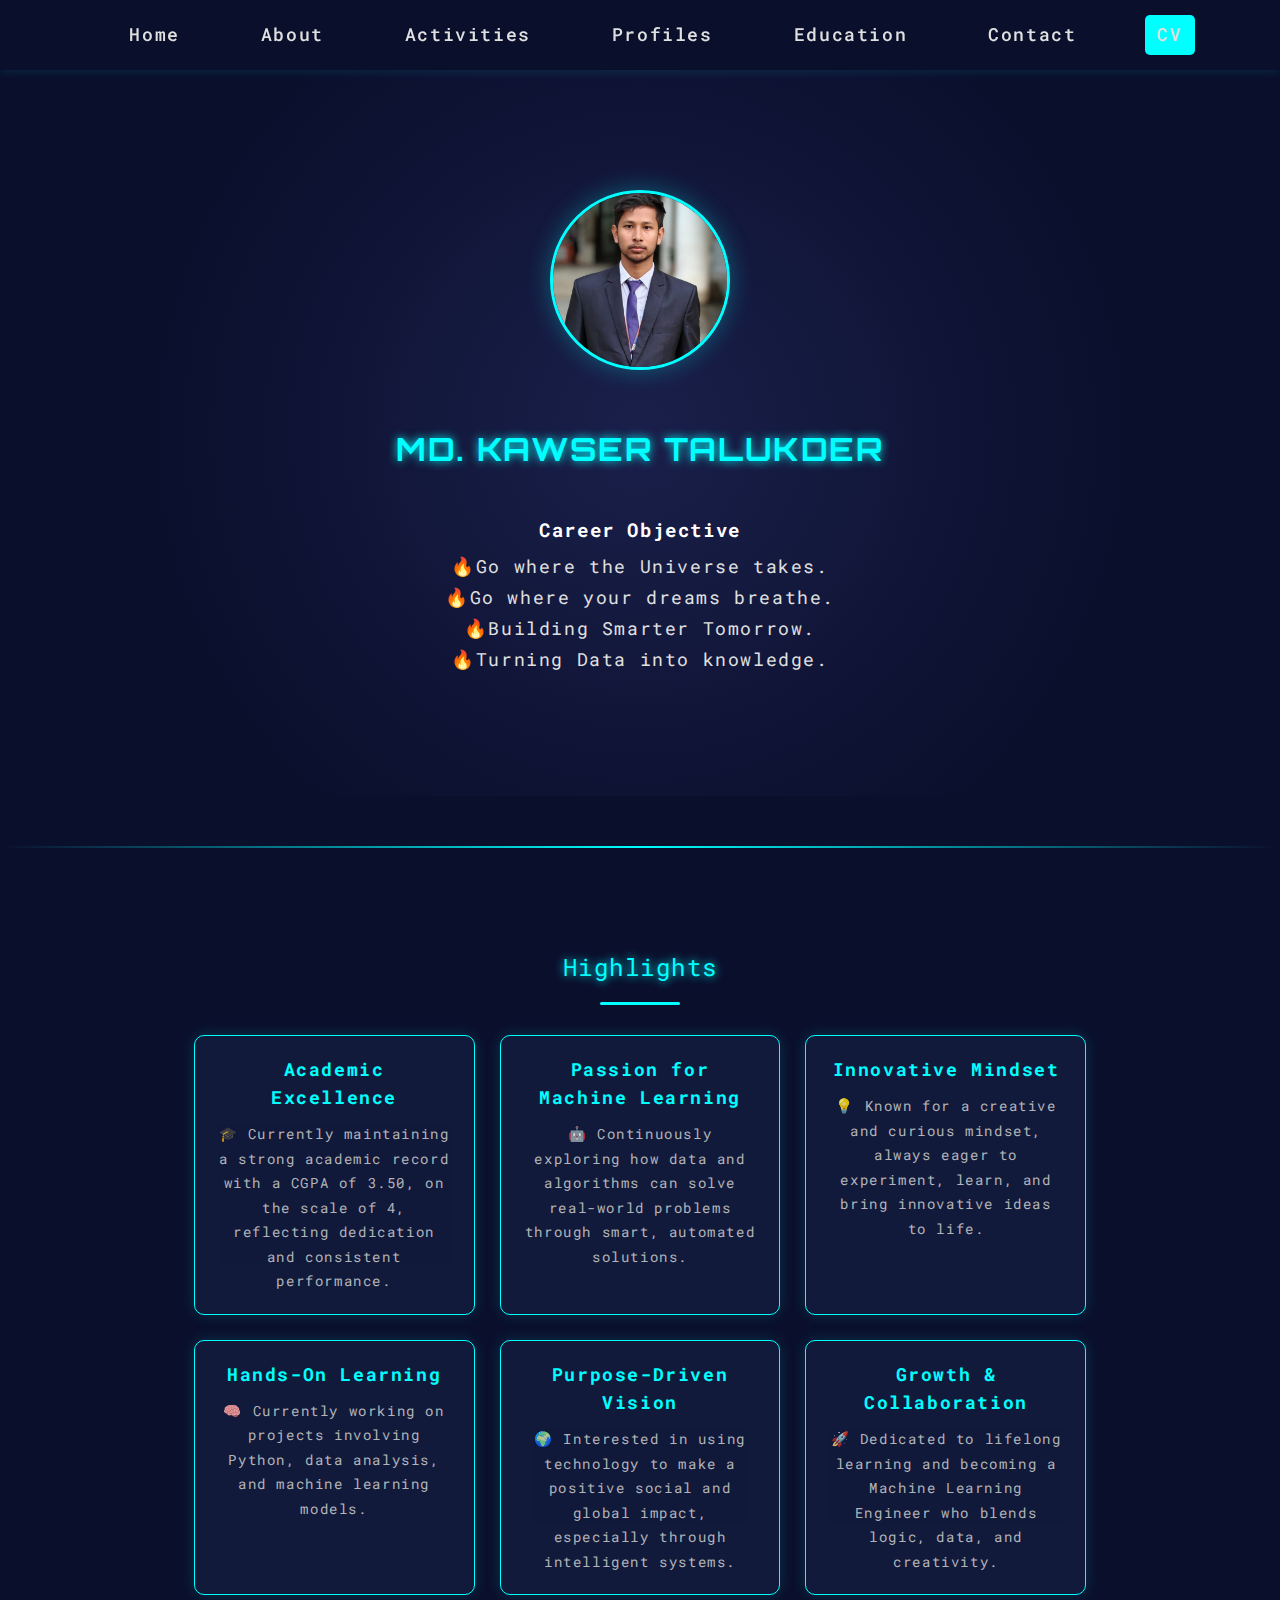
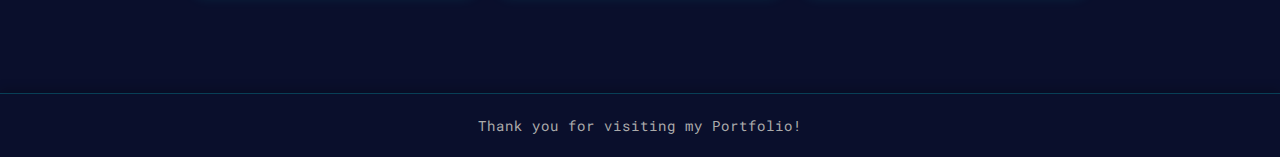
<file: index.html>
<!DOCTYPE html>
<html lang="en">
<head>
    <meta charset="UTF-8">
    <meta name="viewport" content="width=device-width, initial-scale=1.0">
    <title>Portfolio: Kawser Talukder</title>
    <link href="https://fonts.googleapis.com/css2?family=Orbitron:wght@700&family=Roboto+Mono:wght@400;700&display=swap" rel="stylesheet">
    <link rel="stylesheet" href="style.css">
    <style>
        #download {
            background-color: var(--primary);
            color: var(--dark-bg);
            font-weight: normal;
            padding: 2px 15px;
            border-radius: 4px;
        }
        #download:hover {
            text-decoration: none;
            background-color: white;
        }
        #download:hover::after {
            width: 0;
            height: 0;
            transition: none;
        }
    </style>
</head>
<body>
    <header>
        <nav id="navbar">
            <a href="index.html">Home</a>
            <a href="about.html">About</a>
            <a href="activities.html">Activities</a>
            <a href="profiles.html">Profiles</a>
            <a href="education.html">Education</a>
            <a href="contact.html">Contact</a>
            <a id="download" href="assets\image\Cv_Kawser_Talukder.pdf" download>CV</a>
        </nav>
        <button class="nav-toggle" aria-label="Toggle navigation">
            <span></span>
            <span></span>
            <span></span>
        </button>
    </header>

    <section class="hero">
        <div class="hero-content">
            <div class="hero-image">
                <div class="image-container">
                    <img src="assets\image\profile.jpg" alt="Kawser Talukder" class="hero-photo">
                    <div class="image-overlay"></div>
                </div>
            </div>
            <div class="hero-text">
                <div class="name-container">
                    <h1>MD. KAWSER TALUKDER</h1>
                </div>
                <div class="hero-tags" id="hero-tags">
                    <!-- Tags will be injected here -->
                </div>
                <div class="career-objective">
                    <h2 class="career-objective-title">Career Objective</h2>
                    <p>🔥Go where the Universe takes.</p>
                    <p>🔥Go where your dreams breathe.</p>
                    <p>🔥Building Smarter Tomorrow.</p>
                    <p>🔥Turning Data into knowledge.</p>

                </div>
            </div>
        </div>
    </section>

    <div class="neon-divider"></div>

    <section id="highlights" class="content-section">
        <div class="section-title">Highlights</div>
        <div class="highlights" id="highlights-container">
            <!-- Highlight cards will be injected here -->
        </div>
    </section>

    <footer>
        Thank you for visiting my Portfolio!
    </footer>

    <script>
        // Hamburger Menu Toggle
        const navToggle = document.querySelector('.nav-toggle');
        const navbar = document.getElementById('navbar');

        if (navToggle && navbar) {
            navToggle.addEventListener('click', () => {
                navbar.classList.toggle('nav-open');
                navToggle.classList.toggle('open');
            });

            navbar.querySelectorAll('a').forEach(link => {
                link.addEventListener('click', () => {
                    if (navbar.classList.contains('nav-open')) {
                        navbar.classList.remove('nav-open');
                        navToggle.classList.remove('open');
                    }
                });
            });
        }

        // Fetch and render highlights
        fetch('Json/highlights.json')
            .then(response => response.json())
            .then(data => {
                const container = document.getElementById('highlights-container');
                if (!container) return;
                container.innerHTML = data
                    .slice(0, 6)
                    .map(item => `
                        <div class="highlight-card">
                            <div class="highlight-title">${item.title}</div>
                            <div class="highlight-desc">${item.desc}</div>
                        </div>
                    `).join('');
            })
            .catch(err => {
                console.error('Failed to load highlights:', err);
            });

        // Fetch and render tags
        fetch('Json/tags.json')
            .then(response => response.json())
            .then(tags => {
                const tagsContainer = document.getElementById('hero-tags');
                if (!tagsContainer) return;
                tagsContainer.innerHTML = tags.map(tag =>
                    `<span class="tag">${tag}</span>`
                ).join('');
            })
            .catch(err => {
                console.error('Failed to load tags:', err);
            });
    </script>
</body>
</html>
</file>
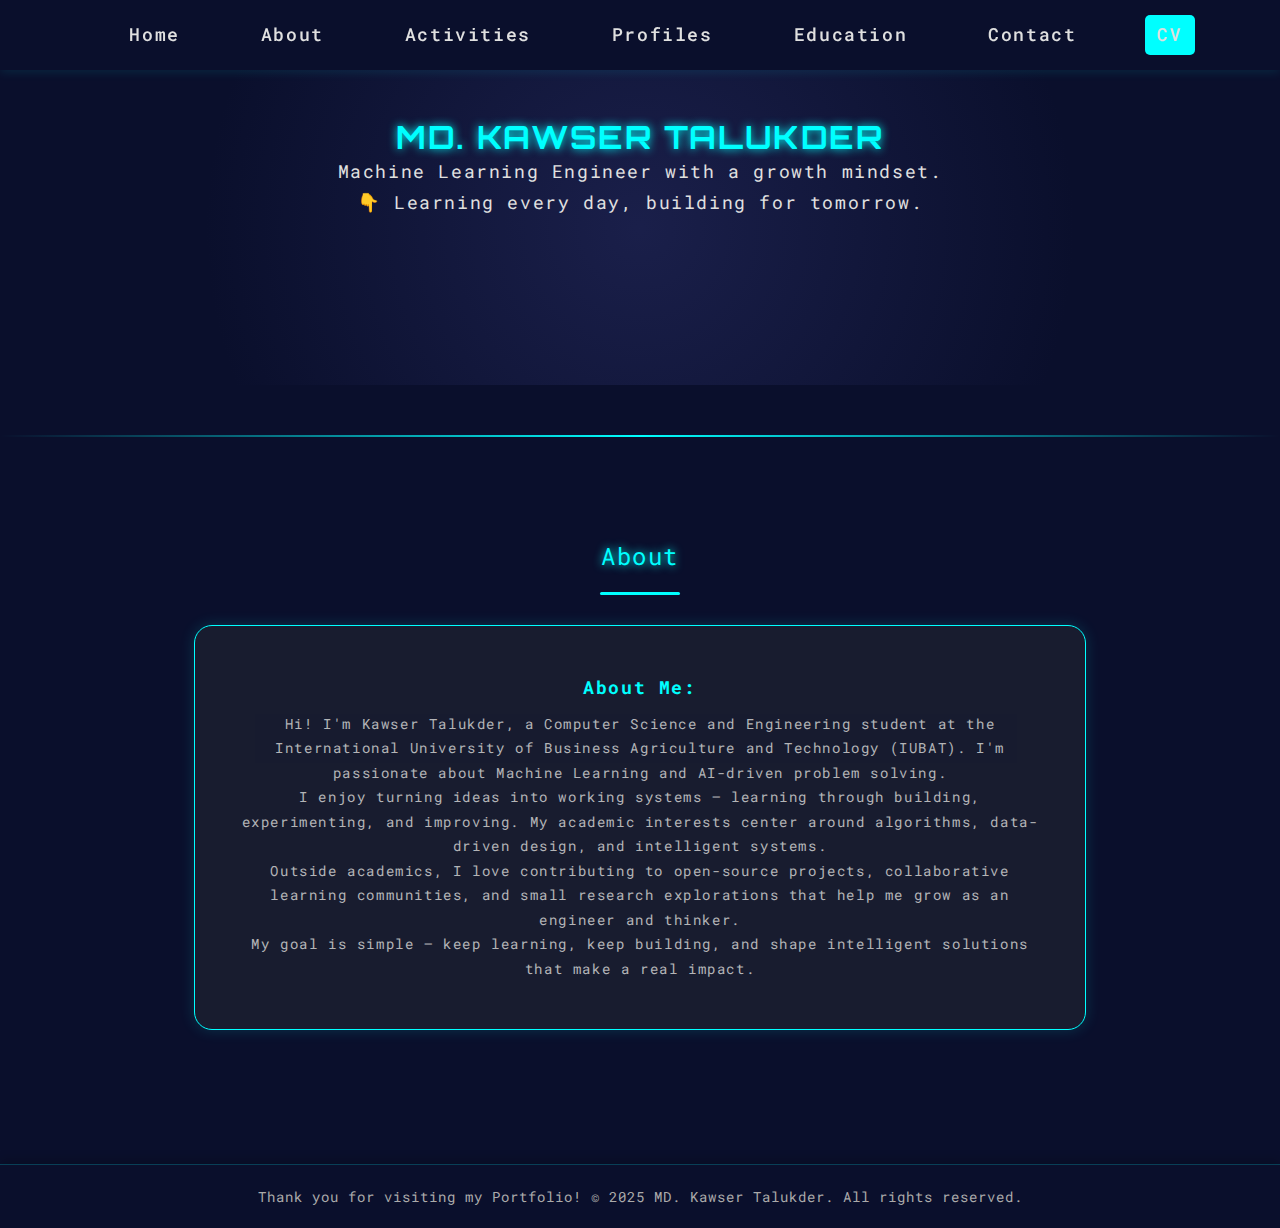
<file: about.html>
<!DOCTYPE html>
<html lang="en">
<head>
    <meta charset="UTF-8">
    <meta name="viewport" content="width=device-width, initial-scale=1.0">
    <title>About - Kawser Talukder</title>
    <link href="https://fonts.googleapis.com/css2?family=Orbitron:wght@700&family=Roboto+Mono:wght@400;700&display=swap" rel="stylesheet">
    <link rel="stylesheet" href="style.css">

    <style>
        /* Compact hero similar to contests page */
        .hero { padding-top: 0; padding-bottom: 0; min-height: 35vh; }
        .hero-content.compact-hero { padding: 0; }
        .hero-text { display: flex; flex-direction: column; align-items: center; }
        .name-container h1 { margin: 0; }
        .career-objective { margin: 0; }
        .career-objective p { text-align: center; margin: 0; }
        #download {
            background-color: var(--primary);
            color: var(--dark-bg);
            font-weight: normal;
            padding: 2px 15px;
            border-radius: 4px;
        }
        #download:hover {
            text-decoration: none;
            background-color: white;
        }
        #download:hover::after {
            width: 0;
            height: 0;
            transition: none;
        }
    </style>
</head>
<body>
    <header>
        <nav id="navbar">
            <a href="index.html">Home</a>
            <a href="about.html">About</a>
            <a href="activities.html">Activities</a>
            <a href="profiles.html">Profiles</a>
            <a href="education.html">Education</a>
            <a href="contact.html">Contact</a>
            <a id="download" href="assets\image\Cv_Kawser_Talukder.pdf" download>CV</a>
        </nav>
        <button class="nav-toggle" aria-label="Toggle navigation">
            <span></span>
            <span></span>
            <span></span>
        </button>
    </header>

    <section class="hero">
        <div class="hero-content compact-hero">
            <div class="hero-text">
                <div class="name-container">
                    <h1>MD. KAWSER TALUKDER</h1>
                </div>
                <div class="career-objective">
                    <p>Machine Learning Engineer with a growth mindset.</p>
                    <p>👇 Learning every day, building for tomorrow.</p>
                </div>
            </div>
        </div>
    </section>

    <div class="neon-divider"></div>

    <section class="content-section">
        <div class="section-title">About</div>
        <div class="highlights new-cards">
            <div class="highlight-card big-card">
                <div class="card-content">
                    <div class="highlight-title">About Me:</div>
                    <div class="highlight-desc">
                        <p>
                            Hi! I'm Kawser Talukder, a Computer Science and Engineering student at the International University of Business Agriculture and Technology (IUBAT).    
                            I'm passionate about Machine Learning and AI-driven problem solving.
                        </p>
                        <p>
                            I enjoy turning ideas into working systems — learning through building, experimenting, and improving. 
                            My academic interests center around algorithms, data-driven design, and intelligent systems.
                        </p>
                        <p>
                            Outside academics, I love contributing to open-source projects, collaborative learning communities, 
                            and small research explorations that help me grow as an engineer and thinker.
                        </p>
                        <p>
                            My goal is simple — keep learning, keep building, and shape intelligent solutions that make a real impact.
                        </p>
                    </div>
                </div>
            </div>
        </div>
    </section>

    <footer>
        Thank you for visiting my Portfolio! &copy; 2025 MD. Kawser Talukder. All rights reserved.
    </footer>

    <script>
        // Hamburger Menu Toggle
        const navToggle = document.querySelector('.nav-toggle');
        const navbar = document.getElementById('navbar');
        if (navToggle && navbar) {
            navToggle.addEventListener('click', () => {
                navbar.classList.toggle('nav-open');
                navToggle.classList.toggle('open');
            });
            navbar.querySelectorAll('a').forEach(link => {
                link.addEventListener('click', () => {
                    if (navbar.classList.contains('nav-open')) {
                        navbar.classList.remove('nav-open');
                        navToggle.classList.remove('open');
                    }
                });
            });
        }
    </script>
</body>
</html>
</file>
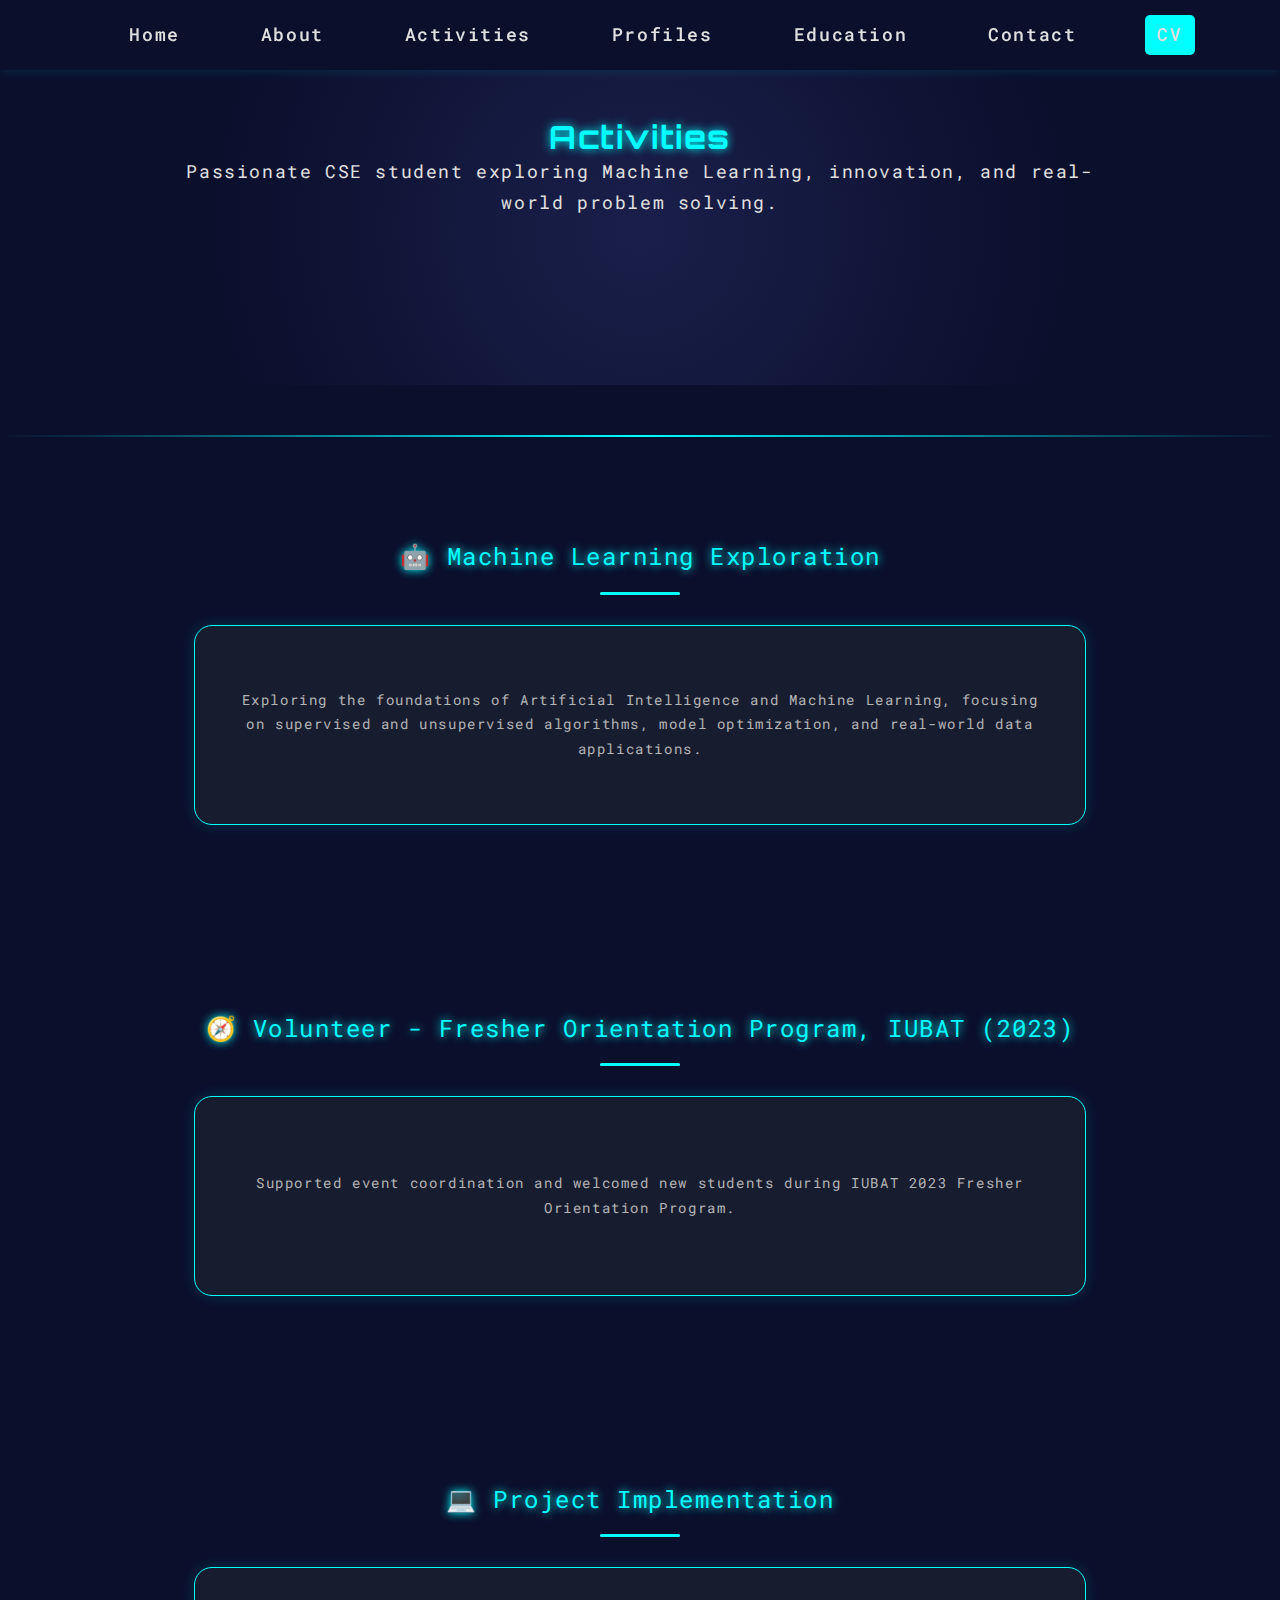
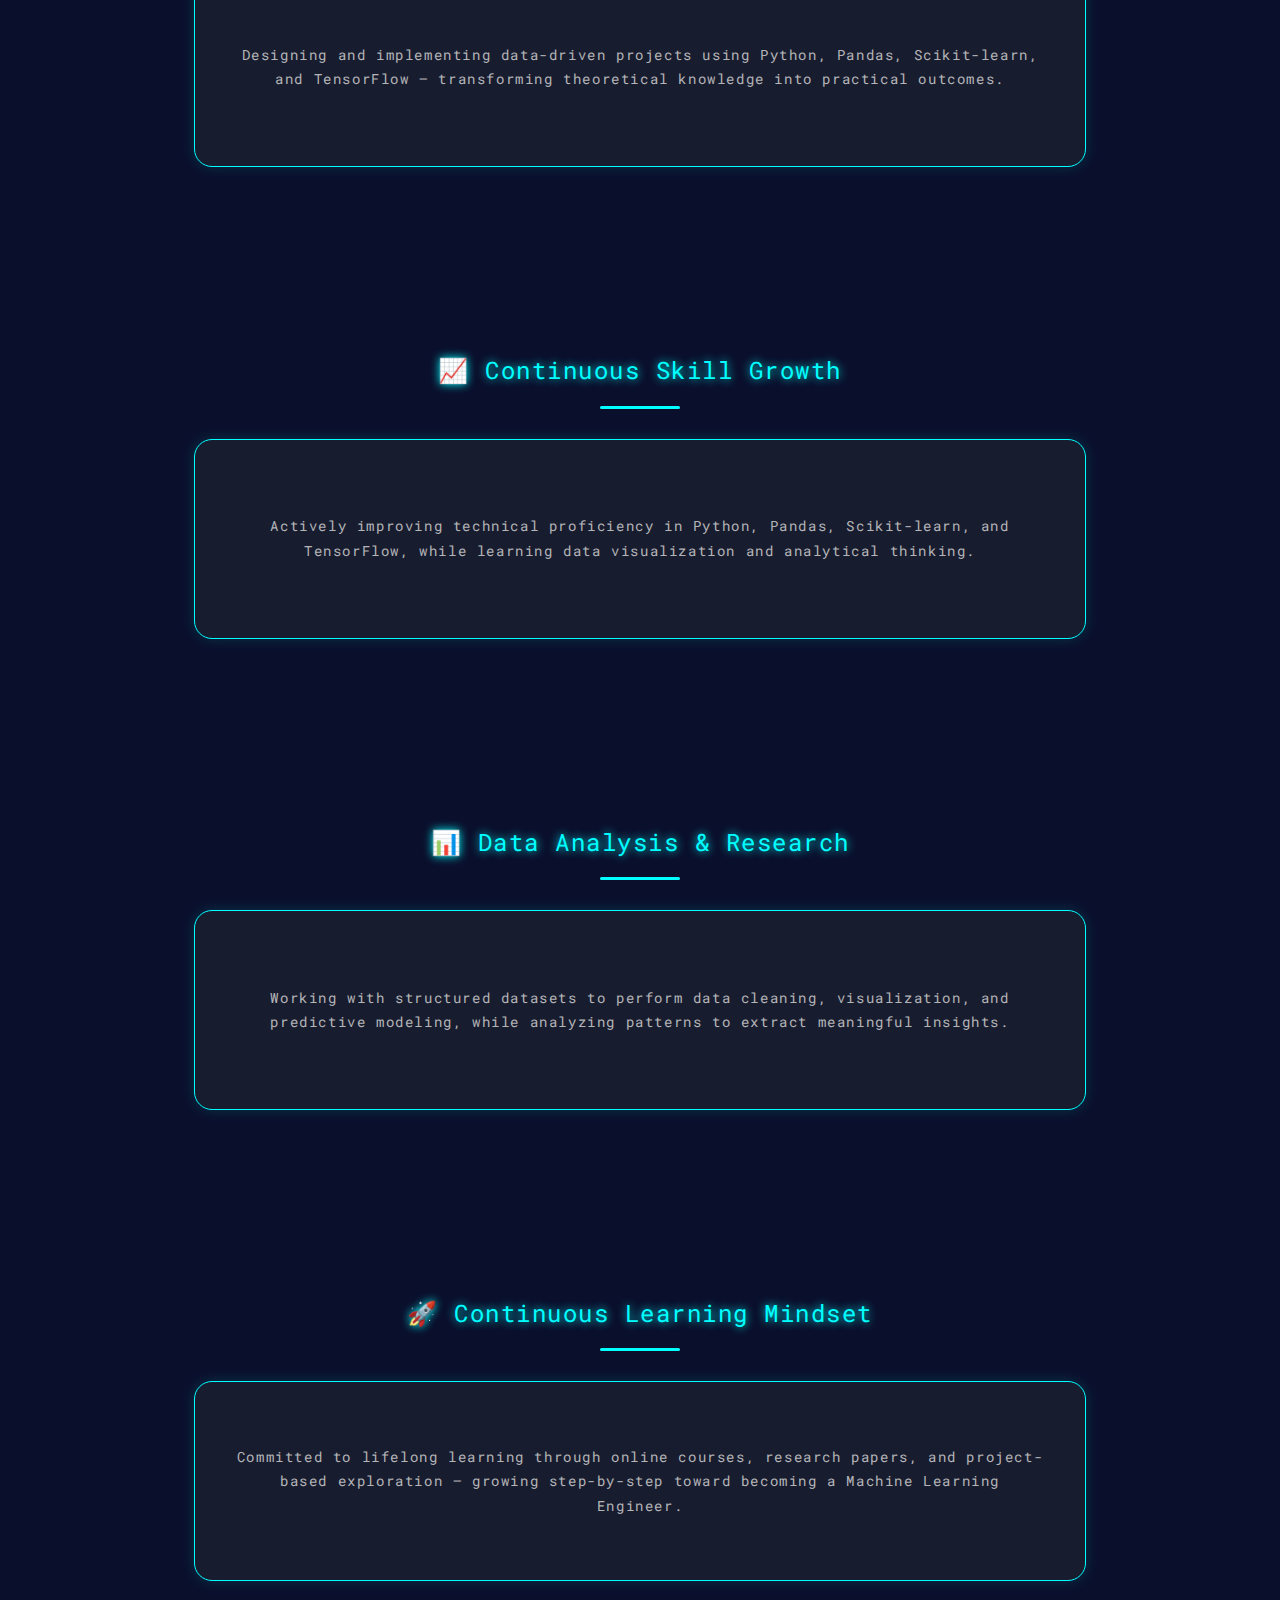
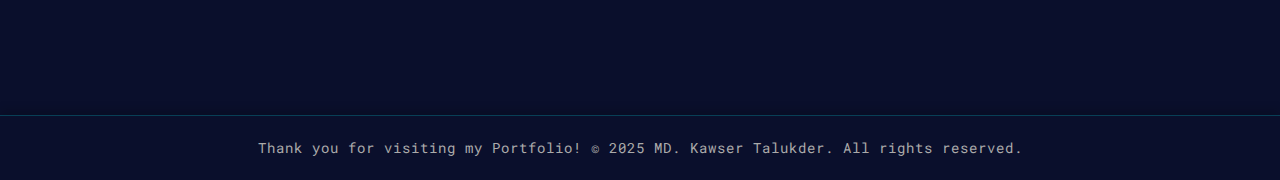
<file: activities.html>
<!DOCTYPE html>
<html lang="en">
<head>
    <meta charset="UTF-8">
    <meta name="viewport" content="width=device-width, initial-scale=1.0">
    <title>Activities - Kawser Talukder</title>
    <link href="https://fonts.googleapis.com/css2?family=Orbitron:wght@700&family=Roboto+Mono:wght@400;700&display=swap" rel="stylesheet">
    <link rel="stylesheet" href="style.css">
    <style>
        .hero { padding-top: 0; padding-bottom: 0; min-height: 35vh; }
        .hero-content.compact-hero { padding: 0; }
        .hero-text { display: flex; flex-direction: column; align-items: center; }
        .name-container h1 { margin: 0; }
        .career-objective { margin: 0; }
        .career-objective p { text-align: center; margin: 0; }
        #download {
            background-color: var(--primary);
            color: var(--dark-bg);
            font-weight: normal;
            padding: 2px 15px;
            border-radius: 4px;
        }
        #download:hover {
            text-decoration: none;
            background-color: white;
        }
        #download:hover::after {
            width: 0;
            height: 0;
            transition: none;
        }
    </style>
</head>
<body>
    <header>
        <nav id="navbar">
            <a href="index.html">Home</a>
            <a href="about.html">About</a>
            <a href="activities.html">Activities</a>
            <a href="profiles.html">Profiles</a>
            <a href="education.html">Education</a>
            <a href="contact.html">Contact</a>
            <a id="download" href="E:\Kawser1495.github.io\assets\image\Cv_Kawser_Talukder.pdf" download>CV</a>
        </nav>
        <button class="nav-toggle" aria-label="Toggle navigation">
            <span></span>
            <span></span>
            <span></span>
        </button>
    </header>

    <section class="hero">
        <div class="hero-content compact-hero">
            <div class="hero-text">
                <div class="name-container">
                    <h1>Activities</h1>
                </div>
                <div class="career-objective">
                    <p>Passionate CSE student exploring Machine Learning, innovation, and real-world problem solving.</p>
                </div>
            </div>
        </div>
    </section>

    <div class="neon-divider"></div>

    <section class="content-section">
        <div class="section-title">🤖 Machine Learning Exploration</div>
        <div class="highlights new-cards" id="activities-exploration"></div>
    </section>

    <section class="content-section">
        <div class="section-title">🧭 Volunteer - Fresher Orientation Program, IUBAT (2023)</div>
        <div class="highlights new-cards" id="activities-volunteer"></div>
    </section>

    <section class="content-section">
        <div class="section-title">💻 Project Implementation</div>
        <div class="highlights new-cards" id="activities-project"></div>
    </section>

    <section class="content-section">
        <div class="section-title">📈 Continuous Skill Growth</div>
        <div class="highlights new-cards" id="activities-skill"></div>
    </section>

    <section class="content-section">
        <div class="section-title">📊 Data Analysis & Research</div>
        <div class="highlights new-cards" id="activities-researcher"></div>
    </section>

    <section class="content-section">
        <div class="section-title">🚀 Continuous Learning Mindset</div>
        <div class="highlights new-cards" id="activities-mindset"></div>
    </section>

    <footer>
        Thank you for visiting my Portfolio! &copy; 2025 MD. Kawser Talukder. All rights reserved.
    </footer>

    <script>
        // Hamburger Menu Toggle
        const navToggle = document.querySelector('.nav-toggle');
        const navbar = document.getElementById('navbar');
        if (navToggle && navbar) {
            navToggle.addEventListener('click', () => {
                navbar.classList.toggle('nav-open');
                navToggle.classList.toggle('open');
            });
            navbar.querySelectorAll('a').forEach(link => {
                link.addEventListener('click', () => {
                    if (navbar.classList.contains('nav-open')) {
                        navbar.classList.remove('nav-open');
                        navToggle.classList.remove('open');
                    }
                });
            });
        }

        const explorationData = [
            {
                desc: 'Exploring the foundations of Artificial Intelligence and Machine Learning, focusing on supervised and unsupervised algorithms, model optimization, and real-world data applications.'
            }
        ];

        const volunteerData = [
            {
                desc: 'Supported event coordination and welcomed new students during IUBAT 2023 Fresher Orientation Program.'
            }
        ];

        const projectData = [
            {
                desc: 'Designing and implementing data-driven projects using Python, Pandas, Scikit-learn, and TensorFlow — transforming theoretical knowledge into practical outcomes.'
            }
        ];

        const skillData = [
            {
                desc: 'Actively improving technical proficiency in Python, Pandas, Scikit-learn, and TensorFlow, while learning data visualization and analytical thinking.'
            }
        ];

        const researcherData = [
            {
                desc: 'Working with structured datasets to perform data cleaning, visualization, and predictive modeling, while analyzing patterns to extract meaningful insights.'
            }
        ];

        const mindsetData = [
            {
                desc: 'Committed to lifelong learning through online courses, research papers, and project-based exploration — growing step-by-step toward becoming a Machine Learning Engineer.'
            }
        ];

        function renderCards(containerId, items) {
            const container = document.getElementById(containerId);
            if (!container) return;
            container.innerHTML = items.map(item => `
                <div class="highlight-card big-card">
                    <div class="card-content">
                        <div class="highlight-desc">${item.desc}</div>
                    </div>
                </div>
            `).join('');
        }

        renderCards('activities-exploration', explorationData);
        renderCards('activities-volunteer', volunteerData);
        renderCards('activities-project', projectData);
        renderCards('activities-skill', skillData);
        renderCards('activities-researcher', researcherData);
        renderCards('activities-mindset', mindsetData);
    </script>
</body>
</html>
</file>
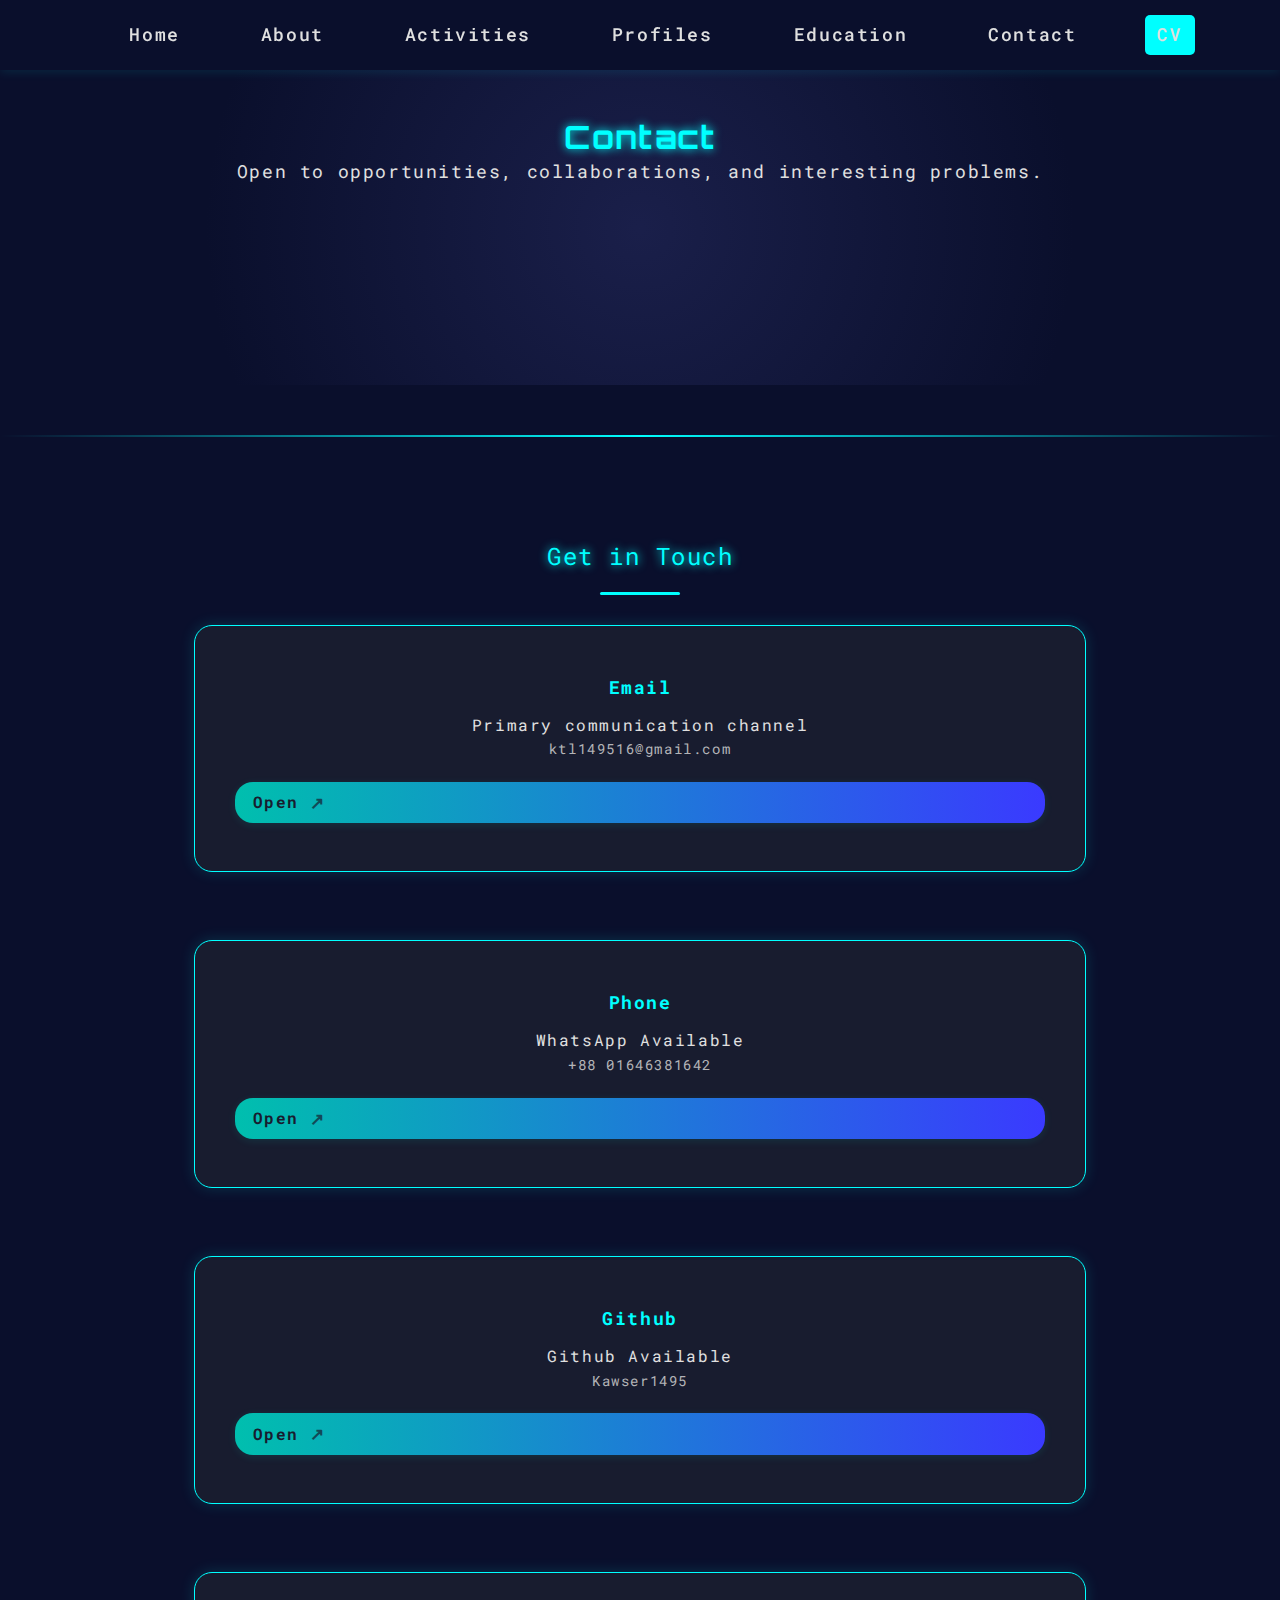
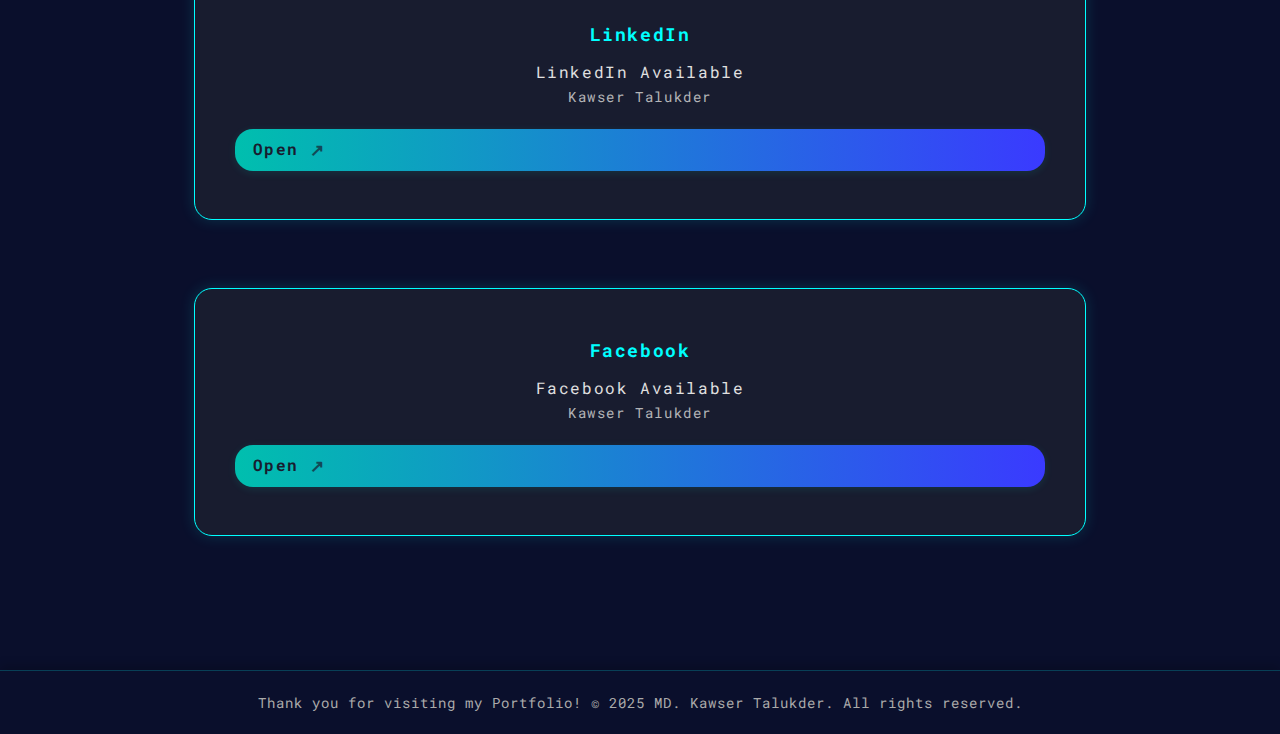
<file: contact.html>
<!DOCTYPE html>
<html lang="en">
<head>
    <meta charset="UTF-8">
    <meta name="viewport" content="width=device-width, initial-scale=1.0">
    <title>Contact - Kawser Talukder</title>
    <link href="https://fonts.googleapis.com/css2?family=Orbitron:wght@700&family=Roboto+Mono:wght@400;700&display=swap" rel="stylesheet">
    <link rel="stylesheet" href="style.css">
    <style>
        .hero { padding-top: 0; padding-bottom: 0; min-height: 35vh; }
        .hero-content.compact-hero { padding: 0; }
        .hero-text { display: flex; flex-direction: column; align-items: center; }
        .name-container h1 { margin: 0; }
        .career-objective { margin: 0; }
        .career-objective p { text-align: center; margin: 0; }
        #download {
            background-color: var(--primary);
            color: var(--dark-bg);
            font-weight: normal;
            padding: 2px 15px;
            border-radius: 4px;
        }
        #download:hover {
            text-decoration: none;
            background-color: white;
        }
        #download:hover::after { width: 0; height: 0; transition: none; }
        .contact-grid { display: grid; grid-template-columns: repeat(auto-fit, minmax(280px, 1fr)); gap: 24px; }
        .contact-row { display: flex; flex-direction: column; gap: 12px; }
        .contact-link { text-decoration: none; }
        .contact-link .card-proof-link { margin-top: 8px; display: inline-block; color: var(--primary); }
    </style>
</head>
<body>
    <header>
        <nav id="navbar">
            <a href="index.html">Home</a>
            <a href="about.html">About</a>
            <a href="activities.html">Activities</a>
            <a href="profiles.html">Profiles</a>
            <a href="education.html">Education</a>
            <a href="contact.html">Contact</a>
            <a id="download" href="assets\image\Cv_Kawser_Talukder.pdf" download>CV</a>
        </nav>
        <button class="nav-toggle" aria-label="Toggle navigation">
            <span></span>
            <span></span>
            <span></span>
        </button>
    </header>

    <section class="hero">
        <div class="hero-content compact-hero">
            <div class="hero-text">
                <div class="name-container">
                    <h1>Contact</h1>
                </div>
                <div class="career-objective">
                    <p>Open to opportunities, collaborations, and interesting problems.</p>
                </div>
            </div>
        </div>
    </section>

    <div class="neon-divider"></div>

    <section class="content-section">
        <div class="section-title">Get in Touch</div>
        <div class="highlights new-cards contact-grid" id="contact-grid"></div>
    </section>

    <footer>
        Thank you for visiting my Portfolio! &copy; 2025 MD. Kawser Talukder. All rights reserved.
    </footer>

    <script>
        // Hamburger Menu Toggle
        const navToggle = document.querySelector('.nav-toggle');
        const navbar = document.getElementById('navbar');
        if (navToggle && navbar) {
            navToggle.addEventListener('click', () => {
                navbar.classList.toggle('nav-open');
                navToggle.classList.toggle('open');
            });
            navbar.querySelectorAll('a').forEach(link => {
                link.addEventListener('click', () => {
                    if (navbar.classList.contains('nav-open')) {
                        navbar.classList.remove('nav-open');
                        navToggle.classList.remove('open');
                    }
                });
            });
        }

        const contacts = [
            { title: 'Email', subtitle: 'Primary communication channel', desc: 'ktl149516@gmail.com', href: 'mailto:ktl149516@gmail.com' },
            { title: 'Phone', subtitle: 'WhatsApp Available', desc: '+88 01646381642', href: 'tel:+8801646381642' },
            { title: 'Github', subtitle: 'Github Available', desc: 'Kawser1495', href: 'https://github.com/Kawser1495' },
            { title: 'LinkedIn', subtitle: 'LinkedIn Available', desc: 'Kawser Talukder', href: 'https://linkedin.com/comm/mynetwork/discovery-see-all?usecase=PEOPLE_FOLLOWS&followMember=kawser1495' },
            { title: 'Facebook', subtitle: 'Facebook Available', desc: 'Kawser Talukder', href: 'https://www.facebook.com/kawser.talukder.90' }
        ];

        const grid = document.getElementById('contact-grid');
        grid.innerHTML = contacts.map(item => `
            <div class="highlight-card big-card">
                <div class="card-content">
                    <div class="highlight-title">${item.title}</div>
                    <div class="highlight-subtitle">${item.subtitle}</div>
                    <div class="highlight-desc">${item.desc}</div>
                    <a class="card-proof-link" href="${item.href}" target="_blank" rel="noopener">Open</a>
                </div>
            </div>
        `).join('');
    </script>
</body>
</html>
</file>
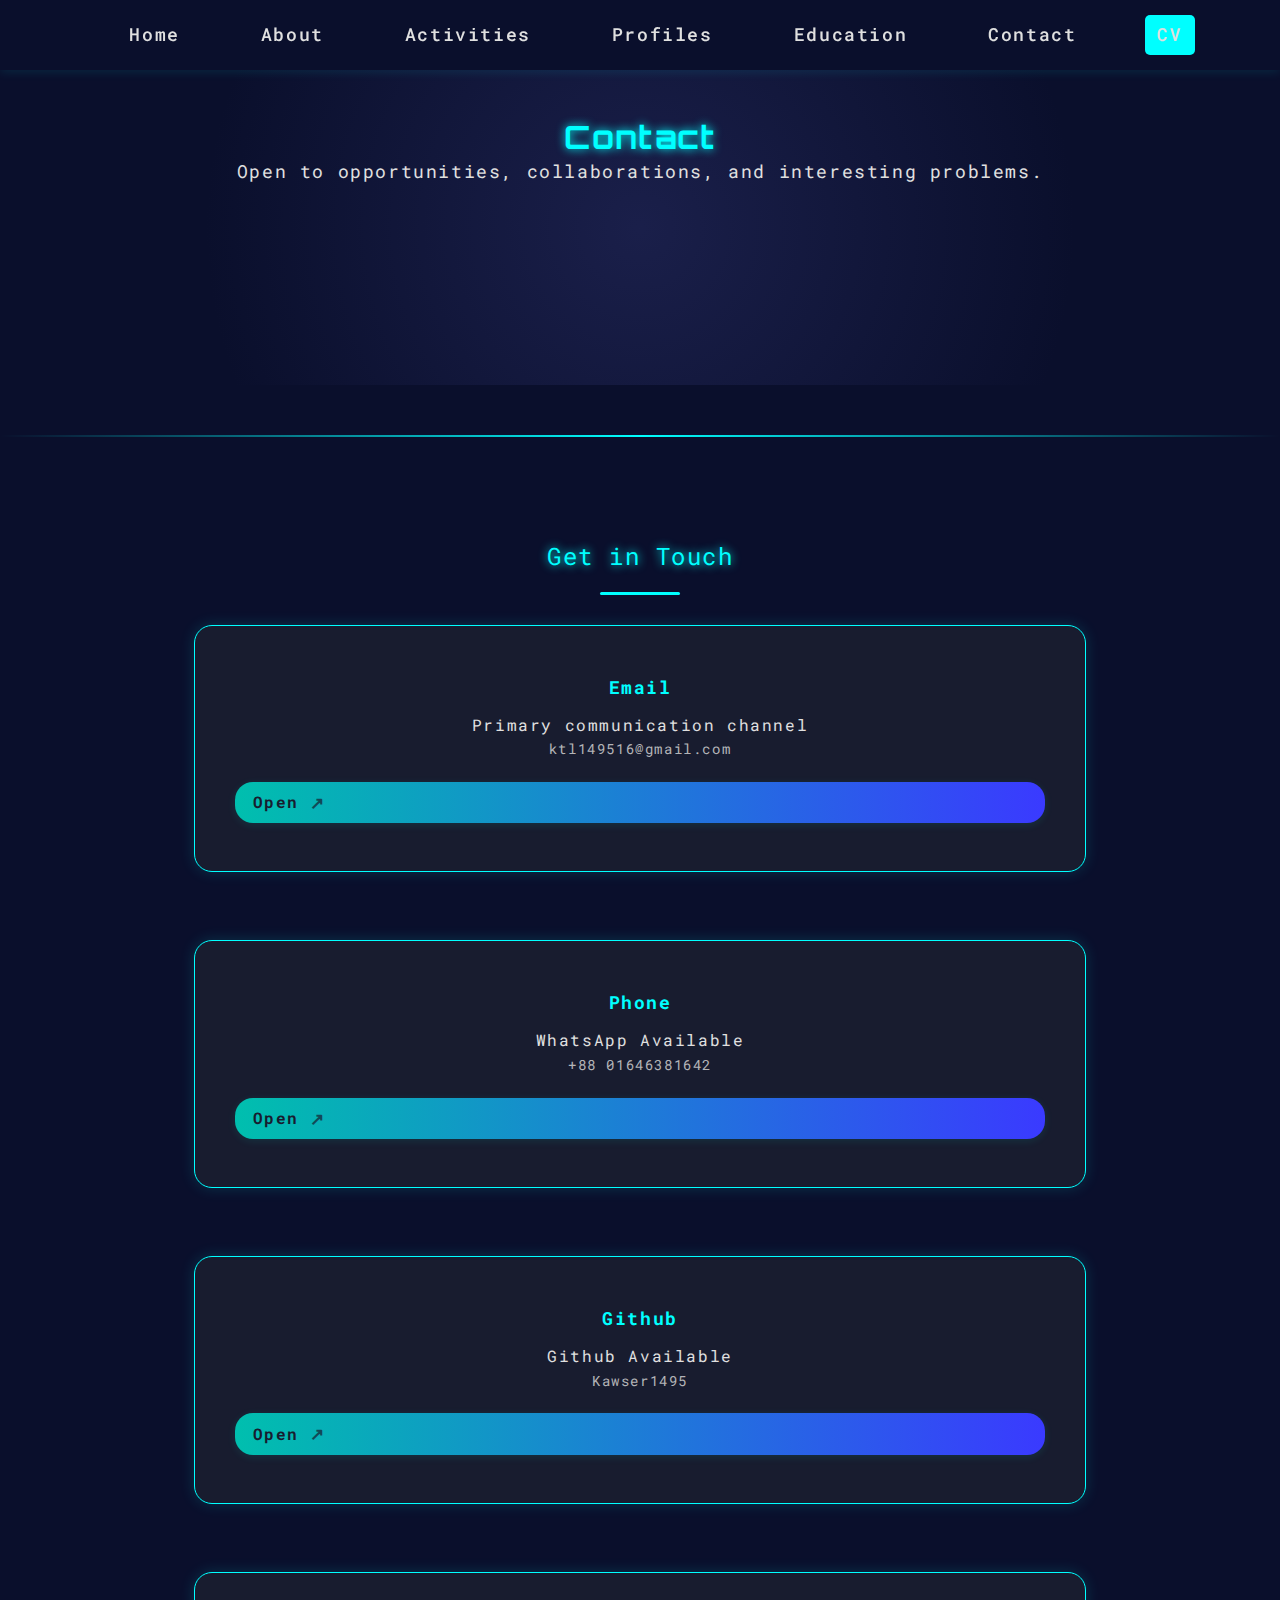
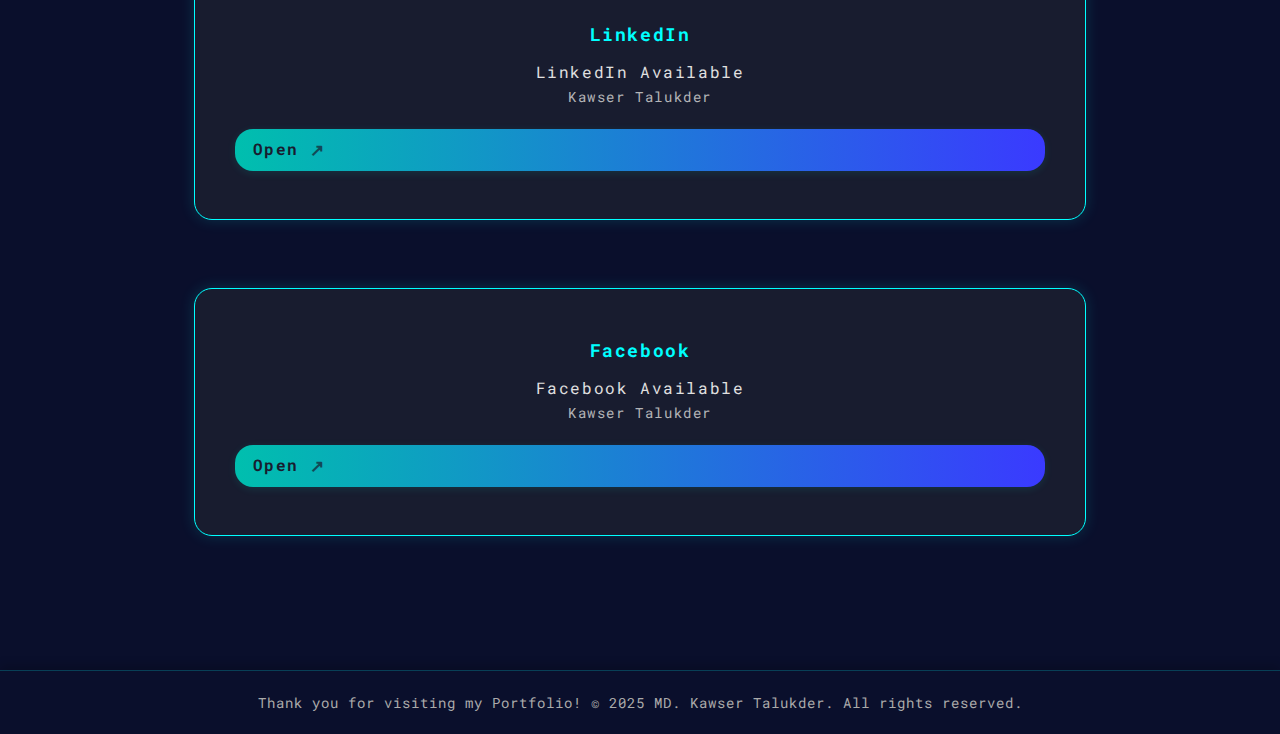
<file: contacts.html>
<!DOCTYPE html>
<html lang="en">
<head>
    <meta charset="UTF-8">
    <meta name="viewport" content="width=device-width, initial-scale=1.0">
    <title>Contact - Kawser Talukder</title>
    <link href="https://fonts.googleapis.com/css2?family=Orbitron:wght@700&family=Roboto+Mono:wght@400;700&display=swap" rel="stylesheet">
    <link rel="stylesheet" href="style.css">
    <style>
        .hero { padding-top: 0; padding-bottom: 0; min-height: 35vh; }
        .hero-content.compact-hero { padding: 0; }
        .hero-text { display: flex; flex-direction: column; align-items: center; }
        .name-container h1 { margin: 0; }
        .career-objective { margin: 0; }
        .career-objective p { text-align: center; margin: 0; }
        #download {
            background-color: var(--primary);
            color: var(--dark-bg);
            font-weight: normal;
            padding: 2px 15px;
            border-radius: 4px;
        }
        #download:hover {
            text-decoration: none;
            background-color: white;
        }
        #download:hover::after { width: 0; height: 0; transition: none; }
        .contact-grid { display: grid; grid-template-columns: repeat(auto-fit, minmax(280px, 1fr)); gap: 24px; }
        .contact-row { display: flex; flex-direction: column; gap: 12px; }
        .contact-link { text-decoration: none; }
        .contact-link .card-proof-link { margin-top: 8px; display: inline-block; color: var(--primary); }
    </style>
</head>
<body>
    <header>
        <nav id="navbar">
            <a href="index.html">Home</a>
            <a href="about.html">About</a>
            <a href="activities.html">Activities</a>
            <a href="profiles.html">Profiles</a>
            <a href="education.html">Education</a>
            <a href="contact.html">Contact</a>
            <a id="download" href="assets/Cv_Kawser_Talukder.pdf" download>CV</a>
        </nav>
        <button class="nav-toggle" aria-label="Toggle navigation">
            <span></span>
            <span></span>
            <span></span>
        </button>
    </header>

    <section class="hero">
        <div class="hero-content compact-hero">
            <div class="hero-text">
                <div class="name-container">
                    <h1>Contact</h1>
                </div>
                <div class="career-objective">
                    <p>Open to opportunities, collaborations, and interesting problems.</p>
                </div>
            </div>
        </div>
    </section>

    <div class="neon-divider"></div>

    <section class="content-section">
        <div class="section-title">Get in Touch</div>
        <div class="highlights new-cards contact-grid" id="contact-grid"></div>
    </section>

    <footer>
        Thank you for visiting my Portfolio! &copy; 2025 MD. Kawser Talukder. All rights reserved.
    </footer>

    <script>
        // Hamburger Menu Toggle
        const navToggle = document.querySelector('.nav-toggle');
        const navbar = document.getElementById('navbar');
        if (navToggle && navbar) {
            navToggle.addEventListener('click', () => {
                navbar.classList.toggle('nav-open');
                navToggle.classList.toggle('open');
            });
            navbar.querySelectorAll('a').forEach(link => {
                link.addEventListener('click', () => {
                    if (navbar.classList.contains('nav-open')) {
                        navbar.classList.remove('nav-open');
                        navToggle.classList.remove('open');
                    }
                });
            });
        }

        const contacts = [
            { title: 'Email', subtitle: 'Primary communication channel', desc: 'ktl149516@gmail.com', href: 'mailto:ktl149516@gmail.com' },
            { title: 'Phone', subtitle: 'WhatsApp Available', desc: '+88 01646381642', href: 'tel:+8801646381642' },
            { title: 'Github', subtitle: 'Github Available', desc: 'Kawser1495', href: 'https://github.com/Kawser1495' },
            { title: 'LinkedIn', subtitle: 'LinkedIn Available', desc: 'Kawser Talukder', href: 'https://www.linkedin.com/in/kawser-talukder' },
            { title: 'Facebook', subtitle: 'Facebook Available', desc: 'Kawser Talukder', href: 'https://www.facebook.com/kawser.talukder.90' }
        ];

        const grid = document.getElementById('contact-grid');
        grid.innerHTML = contacts.map(item => `
            <div class="highlight-card big-card">
                <div class="card-content">
                    <div class="highlight-title">${item.title}</div>
                    <div class="highlight-subtitle">${item.subtitle}</div>
                    <div class="highlight-desc">${item.desc}</div>
                    <a class="card-proof-link" href="${item.href}" target="_blank" rel="noopener">Open</a>
                </div>
            </div>
        `).join('');
    </script>
</body>
</html>
</file>
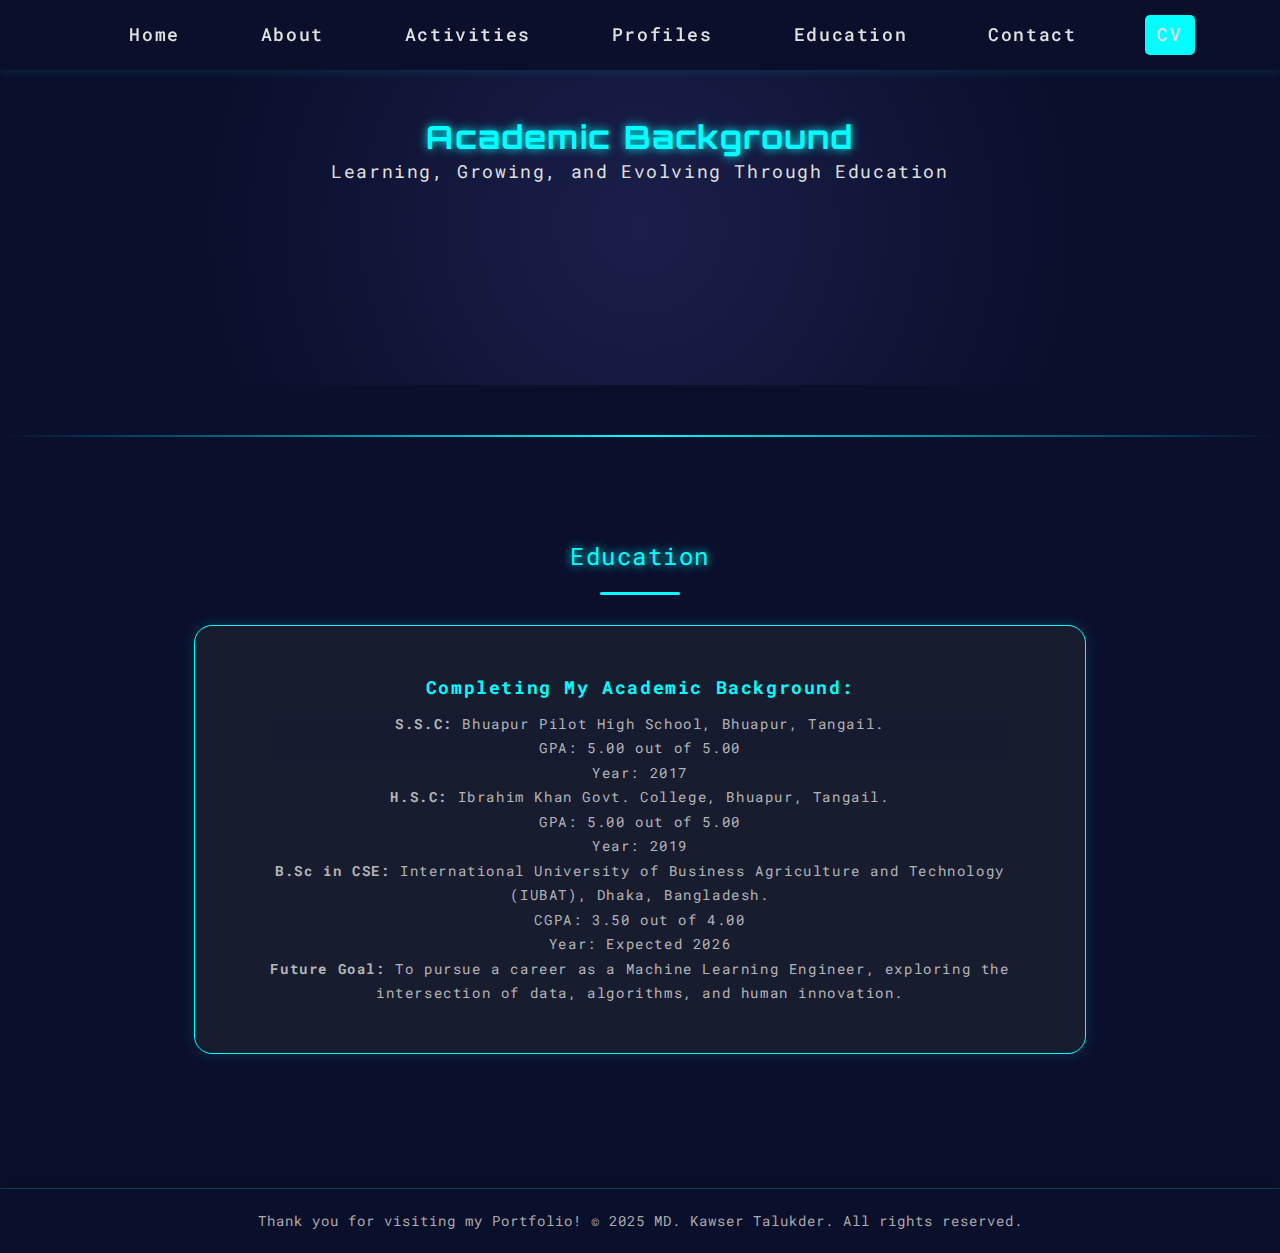
<file: education.html>
<!DOCTYPE html>
<html lang="en">
<head>
    <meta charset="UTF-8">
    <meta name="viewport" content="width=device-width, initial-scale=1.0">
    <title>Education - Kawser Talukder</title>
    <link href="https://fonts.googleapis.com/css2?family=Orbitron:wght@700&family=Roboto+Mono:wght@400;700&display=swap" rel="stylesheet">
    <link rel="stylesheet" href="style.css">

    <style>
        .hero { padding-top: 0; padding-bottom: 0; min-height: 35vh; }
        .hero-content.compact-hero { padding: 0; }
        .hero-text { display: flex; flex-direction: column; align-items: center; }
        .name-container h1 { margin: 0; }
        .career-objective { margin: 0; }
        .career-objective p { text-align: center; margin: 0; }
        #download {
            background-color: var(--primary);
            color: var(--dark-bg);
            font-weight: normal;
            padding: 2px 15px;
            border-radius: 4px;
        }
        #download:hover {
            text-decoration: none;
            background-color: white;
        }
        #download:hover::after {
            width: 0;
            height: 0;
            transition: none;
        }
    </style>
</head>
<body>
    <header>
        <nav id="navbar">
            <a href="index.html">Home</a>
            <a href="about.html">About</a>
            <a href="activities.html">Activities</a>
            <a href="profiles.html">Profiles</a>
            <a href="education.html">Education</a>
            <a href="contact.html">Contact</a>
            <a id="download" href="assets/Cv_Kawser_Talukder.pdf" download>CV</a>
        </nav>
        <button class="nav-toggle" aria-label="Toggle navigation">
            <span></span>
            <span></span>
            <span></span>
        </button>
    </header>

    <section class="hero">
        <div class="hero-content compact-hero">
            <div class="hero-text">
                <div class="name-container">
                    <h1>Academic Background</h1>
                </div>
                <div class="career-objective">
                    <p>Learning, Growing, and Evolving Through Education</p>
                </div>
            </div>
        </div>
    </section>

    <div class="neon-divider"></div>

    <section class="content-section">
        <div class="section-title">Education</div>
        <div class="highlights new-cards">
            <div class="highlight-card big-card">
                <div class="card-content">
                    <div class="highlight-title">Completing My Academic Background:</div>
                    <div class="highlight-desc">
                        <p>
                            <strong>S.S.C:</strong> Bhuapur Pilot High School, Bhuapur, Tangail.<br>
                            GPA: 5.00 out of 5.00<br>
                            Year: 2017
                        </p>
                        <p>
                            <strong>H.S.C:</strong> Ibrahim Khan Govt. College, Bhuapur, Tangail.<br>
                            GPA: 5.00 out of 5.00<br>
                            Year: 2019
                        </p>
                        <p>
                            <strong>B.Sc in CSE:</strong> International University of Business Agriculture and Technology (IUBAT), Dhaka, Bangladesh.<br>
                            CGPA: 3.50 out of 4.00<br>
                            Year: Expected 2026
                        </p>
                        <p>
                            <strong>Future Goal:</strong> To pursue a career as a Machine Learning Engineer, exploring the intersection of data, algorithms, and human innovation.
                        </p>
                    </div>
                </div>
            </div>
        </div>
    </section>

    <footer>
        Thank you for visiting my Portfolio! &copy; 2025 MD. Kawser Talukder. All rights reserved.
    </footer>

    <script>
        // Hamburger Menu Toggle
        const navToggle = document.querySelector('.nav-toggle');
        const navbar = document.getElementById('navbar');
        if (navToggle && navbar) {
            navToggle.addEventListener('click', () => {
                navbar.classList.toggle('nav-open');
                navToggle.classList.toggle('open');
            });
            navbar.querySelectorAll('a').forEach(link => {
                link.addEventListener('click', () => {
                    if (navbar.classList.contains('nav-open')) {
                        navbar.classList.remove('nav-open');
                        navToggle.classList.remove('open');
                    }
                });
            });
        }
    </script>
</body>
</html>
</file>
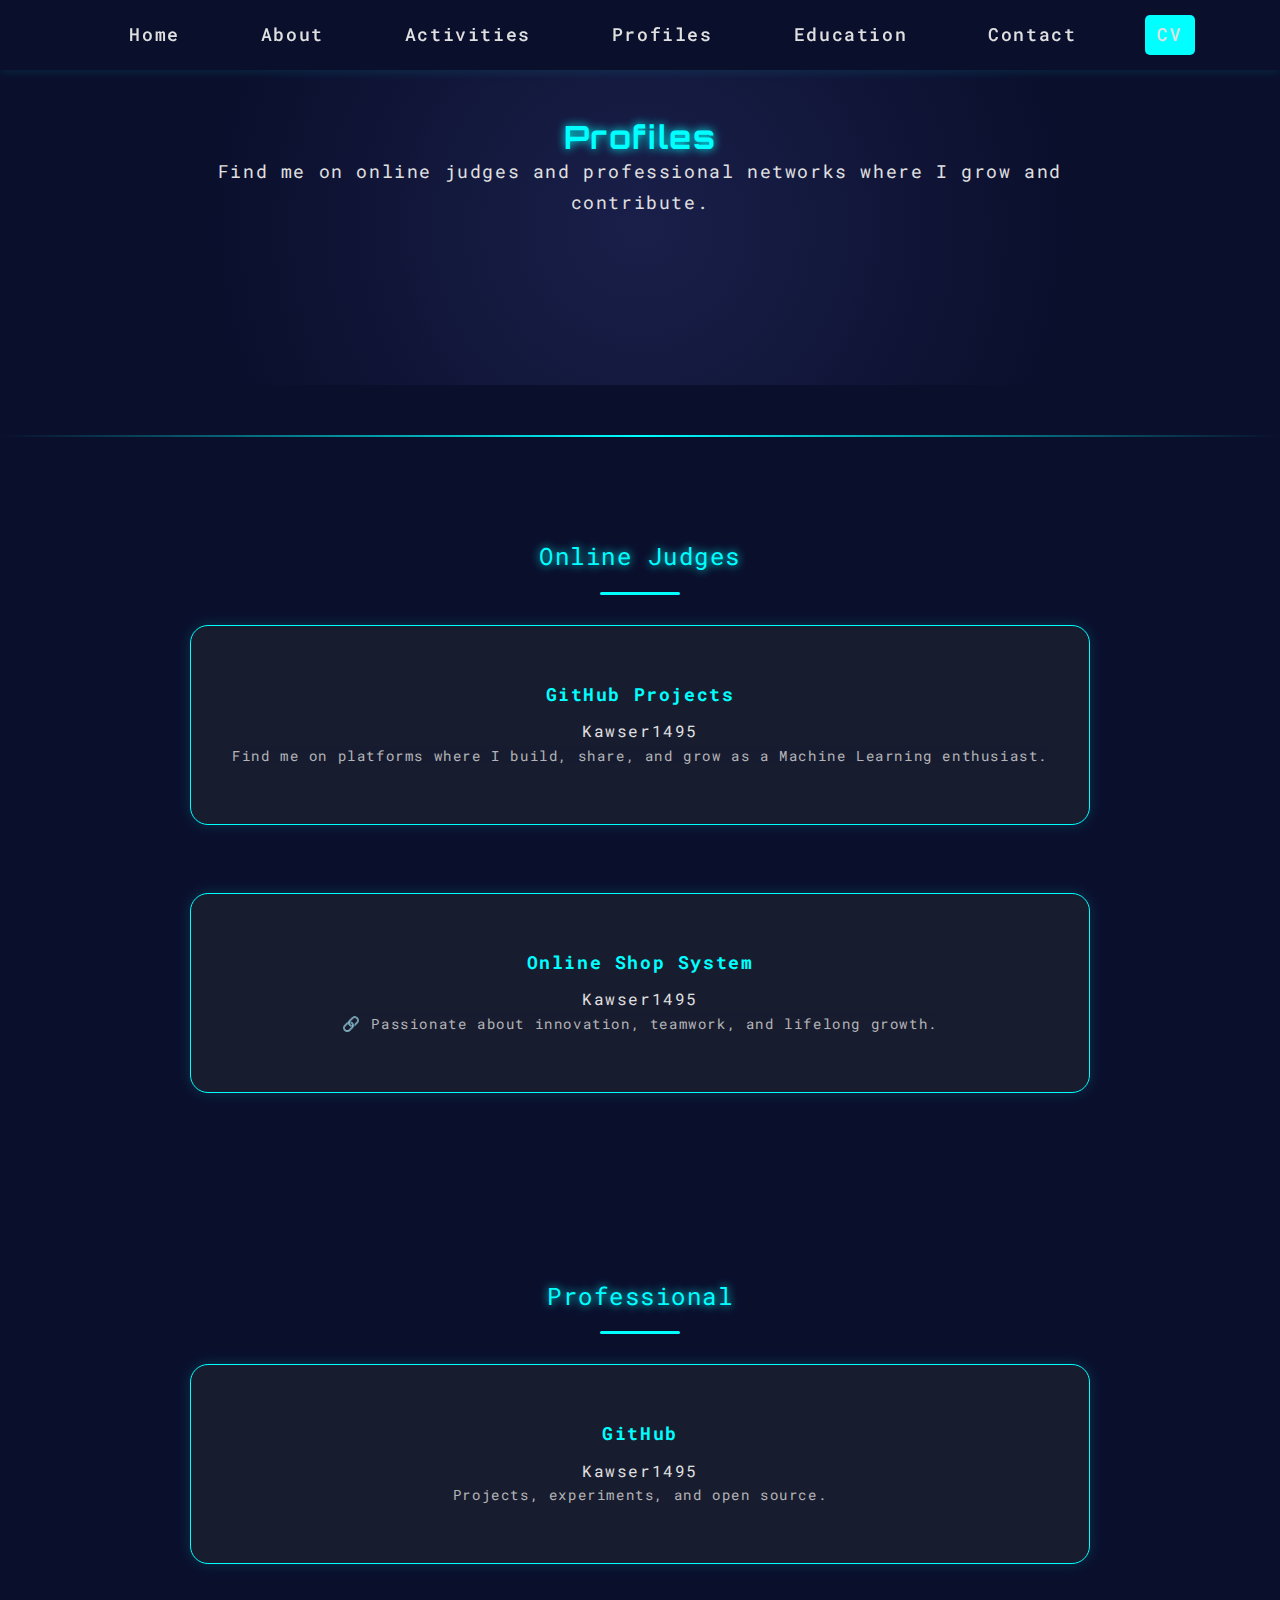
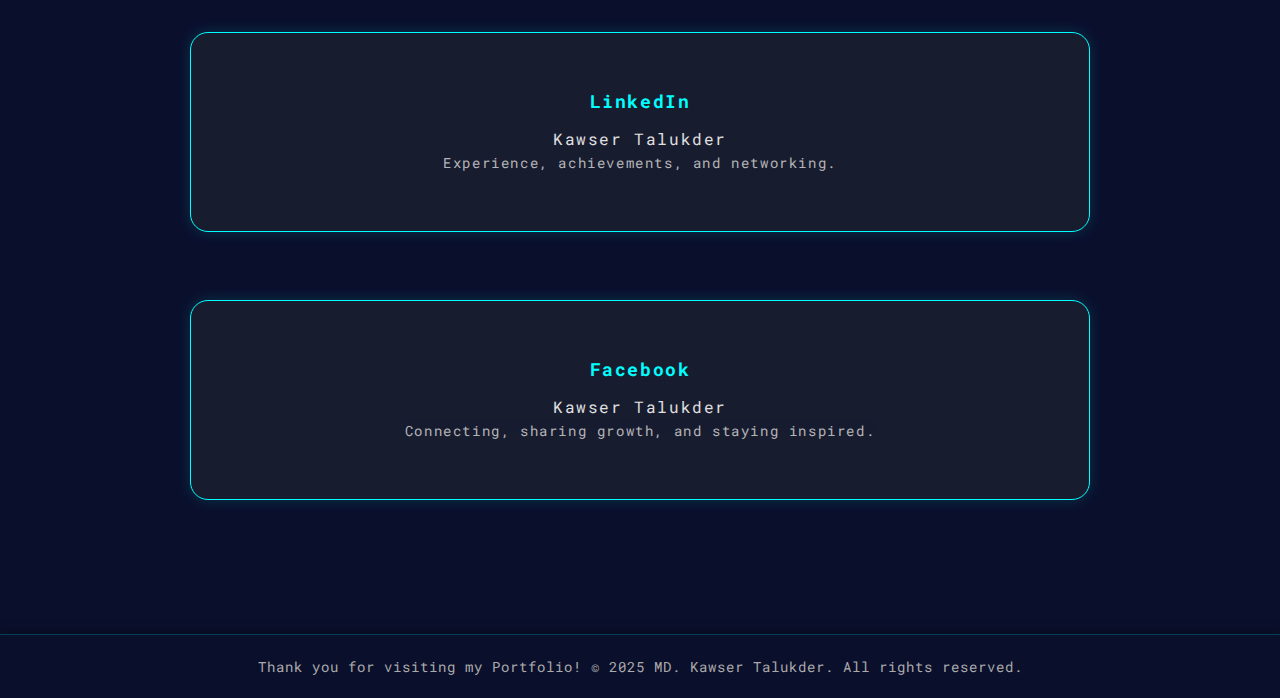
<file: profiles.html>
<!DOCTYPE html>
<html lang="en">
<head>
    <meta charset="UTF-8">
    <meta name="viewport" content="width=device-width, initial-scale=1.0">
    <title>Profiles - Kawser Talukder</title>
    <link href="https://fonts.googleapis.com/css2?family=Orbitron:wght@700&family=Roboto+Mono:wght@400;700&display=swap" rel="stylesheet">
    <link rel="stylesheet" href="style.css">
    <style>
        .hero { padding-top: 0; padding-bottom: 0; min-height: 35vh; }
        .hero-content.compact-hero { padding: 0; }
        .hero-text { display: flex; flex-direction: column; align-items: center; }
        .name-container h1 { margin: 0; }
        .career-objective { margin: 0; }
        .career-objective p { text-align: center; margin: 0; }
        #download {
            background-color: var(--primary);
            color: var(--dark-bg);
            font-weight: normal;
            padding: 2px 15px;
            border-radius: 4px;
        }
        #download:hover {
            text-decoration: none;
            background-color: white;
        }
        #download:hover::after {
            width: 0;
            height: 0;
            transition: none;
        }
        .profiles-grid {
            display: grid;
            grid-template-columns: repeat(auto-fit, minmax(260px, 1fr));
            gap: 24px;
        }
        .profile-card { text-decoration: none; color: inherit; }
        .profile-card .highlight-title { margin-bottom: 0.6rem; }
        .wide-card .card-content { padding: 32px; }
    </style>
</head>
<body>
    <header>
        <nav id="navbar">
            <a href="index.html">Home</a>
            <a href="about.html">About</a>
            <a href="activities.html">Activities</a>
            <a href="profiles.html">Profiles</a>
            <a href="education.html">Education</a>
            <a href="contact.html">Contact</a>
            <a id="download" href="assets/d:\Documents\Cv Kawser Talukder.pdf" download>CV</a>
        </nav>
        <button class="nav-toggle" aria-label="Toggle navigation">
            <span></span>
            <span></span>
            <span></span>
        </button>
    </header>

    <section class="hero">
        <div class="hero-content compact-hero">
            <div class="hero-text">
                <div class="name-container">
                    <h1>Profiles</h1>
                </div>
                <div class="career-objective">
                    <p>Find me on online judges and professional networks where I grow and contribute.</p>
                </div>
            </div>
        </div>
    </section>

    <div class="neon-divider"></div>

    <section class="content-section">
        <div class="section-title">Online Judges</div>
        <div class="highlights new-cards profiles-grid" id="oj-grid"></div>
    </section>

    <section class="content-section">
        <div class="section-title">Professional</div>
        <div class="highlights new-cards profiles-grid" id="pro-grid"></div>
    </section>

    <footer>
        Thank you for visiting my Portfolio! &copy; 2025 MD. Kawser Talukder. All rights reserved.
    </footer>

    <script>
        // Hamburger Menu Toggle
        const navToggle = document.querySelector('.nav-toggle');
        const navbar = document.getElementById('navbar');
        if (navToggle && navbar) {
            navToggle.addEventListener('click', () => {
                navbar.classList.toggle('nav-open');
                navToggle.classList.toggle('open');
            });
            navbar.querySelectorAll('a').forEach(link => {
                link.addEventListener('click', () => {
                    if (navbar.classList.contains('nav-open')) {
                        navbar.classList.remove('nav-open');
                        navToggle.classList.remove('open');
                    }
                });
            });
        }

        const onlineJudges = [
            { name: 'GitHub Projects', handle: 'Kawser1495', url: 'https://github.com/Kawser1495/ML_Learn_With_Python.git', desc: 'Find me on platforms where I build, share, and grow as a Machine Learning enthusiast.' },
            { name: 'Online Shop System', handle: 'Kawser1495', url: 'https://github.com/Kawser1495/Online_Shop_System.git', desc: '🔗 Passionate about innovation, teamwork, and lifelong growth.' }
        ];

        const professional = [
            { name: 'GitHub', handle: 'Kawser1495', url: 'https://github.com/Kawser1495', desc: 'Projects, experiments, and open source.' },
            { name: 'LinkedIn', handle: 'Kawser Talukder', url: 'https://www.linkedin.com/in/kawser-talukder', desc: 'Experience, achievements, and networking.' },
            { name: 'Facebook', handle: 'Kawser Talukder', url: 'https://www.facebook.com/kawser.talukder.90', desc: 'Connecting, sharing growth, and staying inspired.' }
        ];

        function cardHtml(item) {
            return `
                <a href="${item.url}" target="_blank" rel="noopener" class="profile-card">
                    <div class="highlight-card big-card wide-card">
                        <div class="card-content">
                            <div class="highlight-title">${item.name}</div>
                            <div class="highlight-subtitle">${item.handle}</div>
                            <div class="highlight-desc">${item.desc}</div>
                        </div>
                    </div>
                </a>
            `;
        }

        document.getElementById('oj-grid').innerHTML = onlineJudges.map(cardHtml).join('');
        document.getElementById('pro-grid').innerHTML = professional.map(cardHtml).join('');
    </script>
</body>
</html>
</file>
<file: style.css>
/* === Color Palette === */
:root {
    --primary: #b0fff6; 
    --secondary: #181828; 
    --accent: #5bbcfd; 
    --text: #e0e0e0;
    --card-bg: #23234b;
    --heading-white: #ffffff;
    --button-gradient: linear-gradient(90deg, #00bfae 0%, #3a3aff 100%); 
    --button-hover-bg: linear-gradient(90deg, #b0fff6 0%, #7ee6f7 100%); 
    --divider: #2d2d4d;
    --dark-bg: #181828; 
}

/* === Base Styles === */
body {
    margin: 0;
    background: var(--secondary);
    color: var(--text);
    font-family: Tahoma, sans-serif;
    letter-spacing: 0.1em;
    min-height: 100vh;
    overflow-x: hidden;
    font-size: 1rem;
    line-height: 1.6;
}

section {
    padding: 2rem 5vw;
    max-width: 1200px;
    margin: 0 auto;
}

/* === Header & Navigation === */
header {
    display: flex;
    justify-content: center;
    align-items: center;
    padding: 1rem 4vw;
    background: var(--dark-bg);
    position: sticky;
    top: 0;
    z-index: 10;
    box-shadow: 0 4px 10px rgba(0, 0, 0, 0.2);
}

nav a {
    color: var(--primary);
    text-decoration: none;
    margin-left: 2rem;
    font-size: 1.1rem;
    transition: all 0.3s ease-in-out;
    position: relative;
    padding-bottom: 5px;
}

nav a::after {
    content: '';
    display: block;
    width: 0;
    height: 3px;
    background: var(--primary);
    transition: width 0.3s ease-in-out;
    position: absolute;
    left: 0;
    bottom: 0;
}

nav a:hover {
    color: var(--heading-white);
}

nav a:hover::after {
    width: 100%;
}

/* Hamburger styles */
.nav-toggle {
    display: none;
    flex-direction: column;
    justify-content: space-between;
    width: 30px;
    height: 20px;
    cursor: pointer;
    z-index: 20;
    position: relative;
}

.nav-toggle span {
    display: block;
    width: 100%;
    height: 3px;
    background: var(--secondary);
    border-radius: 2px;
    transition: all 0.3s ease-in-out;
}

.nav-toggle.open span:nth-child(1) {
    transform: translateY(3px) rotate(45deg);
}

.nav-toggle.open span:nth-child(2) {
    opacity: 0;
}

.nav-toggle.open span:nth-child(3) {
    transform: translateY(-8.5px) rotate(-45deg);
}

/* Responsive Navbar */
@media (max-width: 800px) {
    #navbar {
        display: flex;
        justify-content: flex-end;
        align-items: flex-start;
        position: absolute;
        top: 100%;
        right: 0;
        background: var(--dark-bg);
        flex-direction: column;
        width: 100%;
        max-width: 300px;
        padding: 1.5rem 1.5rem 1.5rem 1rem;
        gap: 1rem;
        box-shadow: -2px 4px 20px rgba(0,0,0,0.4);
        transform: translateX(100%);
        transition: transform 0.4s ease-out;
        z-index: 15;
    }

    nav#navbar.nav-open {
        transform: translateX(0);
    }

    .nav-toggle {
        display: flex;
    }

    nav#navbar a {
        margin: 0.5rem 0;
        font-size: 1.1rem;
    }
}

/* === Hero Section === */
.hero {
    min-height: 50vh;
    display: flex;
    align-items: center;
    justify-content: center;
    padding: 2rem 4vw;
    position: relative;
    text-align: center;
}

.hero::before {
    content: '';
    position: absolute;
    top: 0; left: 0; right: 0; bottom: 0;
    background: radial-gradient(circle at center, rgba(33,38,87,0.7) 0%, transparent 70%);
    z-index: -1;
}

.hero-content {
    display: flex;
    align-items: center;
    gap: 3rem;
    max-width: 1200px;
    width: 100%;
    flex-direction: column;
    min-height: 220px;
    padding: 40px 0;
}

.hero-text h1 {
    font-size: 3rem;
    color: var(--heading-white);
    margin-bottom: 0.4rem;
    line-height: 1.2;
    position: relative;
    display: inline-block;
}

.hero-text h1::after {
    content: '';
    position: absolute;
    bottom: -5px;
    left: 0;
    width: 0;
    height: 3px;
    background: var(--button-gradient);
    transition: width 0.3s ease;
}

.hero-text h1:hover::after {
    width: 100%;
}

.hero-text p {
    font-size: 1.15rem;
    line-height: 1.7;
}

/* === Cards === */
.highlights {
    display: grid;
    grid-template-columns: repeat(auto-fit, minmax(280px, 1fr));
    gap: 2.5rem;
    padding: 0 2vw 3rem 2vw;
}

.highlight-card {
    background: var(--card-bg);
    border-radius: 10px;
    padding: 2rem;
    font-size: 1rem;
    position: relative;
    overflow: hidden;
    border: 1px solid rgba(176,255,246,0.2);
    box-shadow: 0 5px 10px rgba(0,0,0,0.2);
}

.highlight-card:hover::before {
    transform: translateX(100%) skewX(-30deg);
}

.highlight-title {
    font-size: 1.4rem;
    color: var(--primary);
    margin-bottom: 1.2rem;
    position: relative;
    display: inline-block;
}

.highlight-desc {
    color: var(--text);
    line-height: 1.7;
    font-size: 1.05rem;
    opacity: 0.85;
}

/* Big cards for Education, Activities, Profiles */
.highlights.new-cards {
    display: flex;
    flex-wrap: wrap;
    gap: 32px;
    justify-content: center;
}

.highlight-card.big-card {
    display: flex;
    flex-direction: row;
    align-items: stretch;
    background: #181c2f;
    border-radius: 18px;
    padding: 0;
    width: 900px;
    min-height: 200px;
    margin: 0 auto 36px auto;
    overflow: hidden;
    transition: transform 0.2s;
}

.card-content {
    flex: 1;
    padding: 48px 40px;
    display: flex;
    flex-direction: column;
    justify-content: center;
}

.card-proof-link {
    margin-top: 20px;
    display: inline-flex;
    align-items: center;
    gap: 0.4em;
    background: var(--button-gradient);
    color: #181c2f;
    font-weight: bold;
    padding: 7px 18px;
    border-radius: 18px;
    text-decoration: none;
    font-size: 0.98rem;
    box-shadow: 0 2px 8px rgba(0,255,230,0.1);
    transition: 0.2s;
}
.card-proof-link::after {
    content: "↗";
    font-size: 1.1em;
    margin-left: 0.3em;
    opacity: 0.7;
}
.card-proof-link:hover {
    background: var(--button-hover-bg);
    color: #23284a;
    transform: translateY(-2px) scale(1.03);
}
.card-proof-link:hover::after { opacity: 1; }

/* === Section Titles === */
.section-title {
    font-size: 2.2rem;
    color: var(--heading-white);
    text-align: center;
    margin-bottom: 1.5rem;
    letter-spacing: 1.5px;
    display: inline-block;
    width: 100%;
}

.section-title::after {
    content: '';
    display: block;
    width: 80px;
    height: 3px;
    background: var(--primary);
    margin: 1rem auto 0;
    border-radius: 2px;
}

/* Divider */
.neon-divider {
    width: 80vw;
    height: 3px;
    margin: 1rem auto;
    background: var(--divider);
    border-radius: 2px;
}

/* Footer */
footer {
    text-align: center;
    padding: 1rem 0;
    background: var(--dark-bg);
    color: var(--primary);
    font-size: 1.1rem;
    letter-spacing: 1px;
    box-shadow: 0 -4px 10px rgba(0,0,0,0.2);
}

/* Responsive */
@media (max-width: 1100px) {
    .highlight-card.big-card { width: 90vw; flex-direction: column; }
    .card-content { padding: 32px 18px; }
}

@media (max-width: 700px) {
    .highlight-card.big-card { width: 98vw; }
    .card-content { padding: 20px 14px; }
    .hero-text h1 { font-size: 2rem; }
}

@media (max-width: 480px) {
    header { padding: 0.8rem 3vw; }
    nav a { margin-left: 1rem; }
    .section-title { font-size: 1.5rem; }
    .highlights { grid-template-columns: 1fr; }
}




/* ====== General Variables ====== */
:root {
    --primary: #00ffff;
    --dark-bg: #0a0f2c;
    --text-color: #e0e0e0;
    --card-bg: #111a3b;
    --hover-glow: 0 0 15px #00ffff;
}

/* ====== Basic Reset ====== */
* {
    margin: 0;
    padding: 0;
    box-sizing: border-box;
}

body {
    background-color: var(--dark-bg);
    color: var(--text-color);
    font-family: 'Roboto Mono', monospace;
    line-height: 1.6;
    overflow-x: hidden;
}

/* ====== Navbar ====== */
header {
    width: 100%;
    background: rgba(10, 15, 44, 0.9);
    display: flex;
    justify-content: center;
    align-items: center;
    padding: 15px 0;
    position: sticky;
    top: 0;
    z-index: 100;
    box-shadow: 0 2px 10px rgba(0, 255, 255, 0.1);
}

#navbar {
    display: flex;
    gap: 25px;
}

#navbar a {
    color: var(--text-color);
    text-decoration: none;
    font-weight: 500;
    padding: 6px 12px;
    border-radius: 5px;
    transition: 0.3s;
}

#navbar a:hover {
    background-color: var(--primary);
    color: var(--dark-bg);
    box-shadow: var(--hover-glow);
}

/* ====== Hero Section ====== */
.hero {
    display: flex;
    justify-content: flex-start;
    align-items: center;
    min-height: 80vh;
    padding: 80px 10%;
    position: relative;
}

.hero-content {
    display: flex;
    gap: 60px;
    align-items: center;
}

/* ====== Image (Top Left Corner Style) ====== */
.hero-image {
    position: relative;
}

.image-container {
    position: relative;
    width: 180px;
    height: 180px;
    border-radius: 50%;
    overflow: hidden;
    border: 3px solid var(--primary);
    box-shadow: 0 0 25px rgba(0, 255, 255, 0.3);
}

.hero-photo {
    width: 100%;
    height: 100%;
    object-fit: cover;
}

.image-overlay {
    position: absolute;
    top: 0;
    left: 0;
    width: 100%;
    height: 100%;
    border-radius: 50%;
    transition: 0.3s;
}

/* ====== Name & Tags ====== */
.name-container h1 {
    font-family: 'Orbitron', sans-serif;
    font-size: 2rem;
    color: var(--primary);
    text-shadow: 0 0 10px var(--primary);
}

.hero-tags {
    margin: 20px 0;
    display: flex;
    flex-wrap: wrap;
    gap: 10px;
}

.tag {
    background: rgba(0, 255, 255, 0.1);
    border: 1px solid var(--primary);
    padding: 6px 12px;
    border-radius: 5px;
    transition: 0.3s;
    cursor: default;
}

.tag:hover {
    background: var(--primary);
    color: var(--dark-bg);
    box-shadow: var(--hover-glow);
}

/* ====== Career Objective ====== */
.career-objective {
    margin-top: 15px;
}

.career-objective-title {
    font-weight: bold;
    color: white;
    font-size: 1.2rem;
    margin-bottom: 5px;
}

/* ====== Neon Divider ====== */
.neon-divider {
    width: 100%;
    height: 2px;
    background: linear-gradient(90deg, transparent, var(--primary), transparent);
    margin: 50px 0;
}

/* ====== Highlights Section ====== */
.content-section {
    text-align: center;
    padding: 50px 10%;
}

.section-title {
    font-size: 1.5rem;
    color: var(--primary);
    text-shadow: 0 0 10px var(--primary);
    margin-bottom: 30px;
}

.highlights {
    display: grid;
    grid-template-columns: repeat(auto-fit, minmax(250px, 1fr));
    gap: 25px;
}

/* ====== Highlight Boxes (Box-Box Look) ====== */
.highlight-card {
    background: var(--card-bg);
    border: 1px solid var(--primary);
    border-radius: 10px;
    padding: 20px;
    box-shadow: 0 0 15px rgba(0, 255, 255, 0.15);
    transition: 0.3s ease;
}

.highlight-card:hover {
    transform: translateY(-8px);
    box-shadow: var(--hover-glow);
}

.highlight-title {
    font-weight: bold;
    color: var(--primary);
    margin-bottom: 10px;
    font-size: 1.1rem;
}

.highlight-desc {
    font-size: 0.9rem;
    color: #cfcfcf;
}

/* ====== Footer ====== */
footer {
    text-align: center;
    padding: 20px;
    font-size: 0.9rem;
    color: #aaa;
    border-top: 1px solid rgba(0, 255, 255, 0.2);
}

/* ====== Responsive ====== */
@media (max-width: 768px) {
    .hero-content {
        flex-direction: column;
        align-items: center;
        text-align: center;
    }

    .hero-image {
        margin-bottom: 20px;
    }

    .hero-tags {
        justify-content: center;
    }
}
</file>
